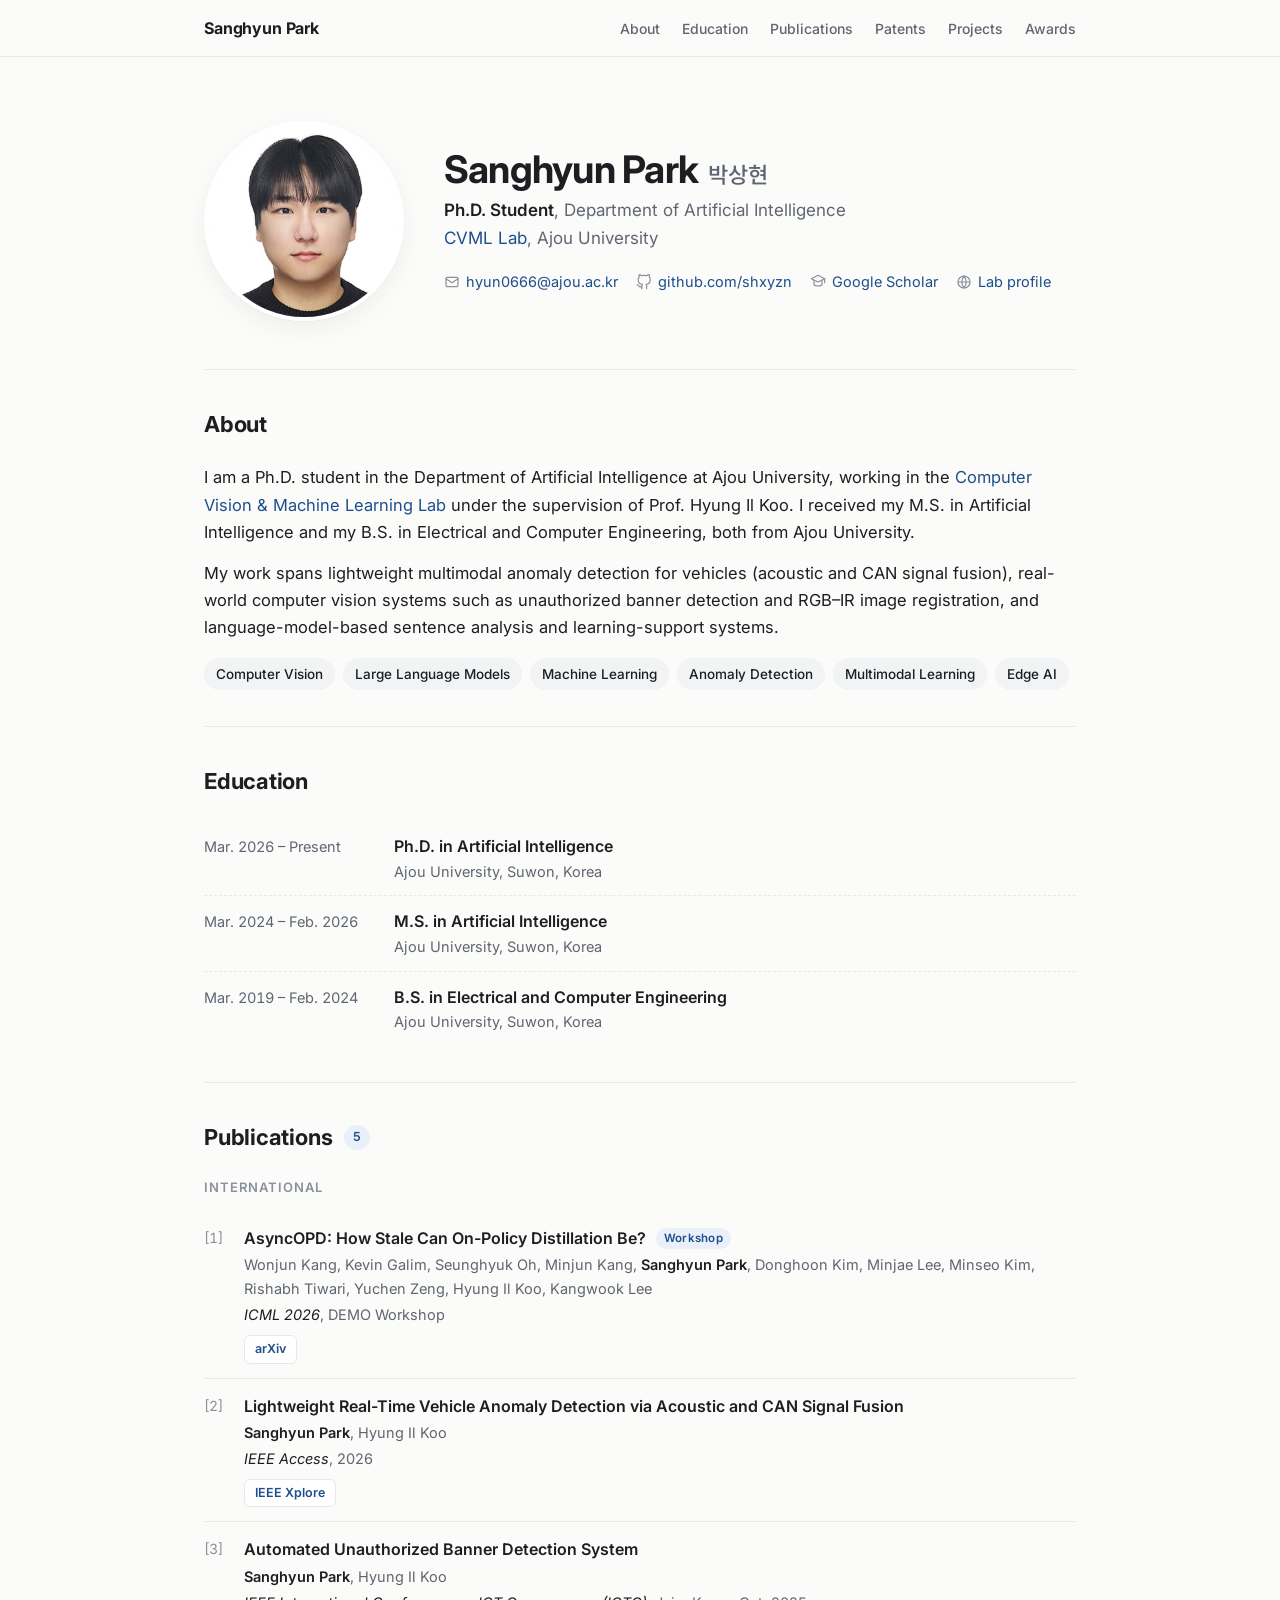
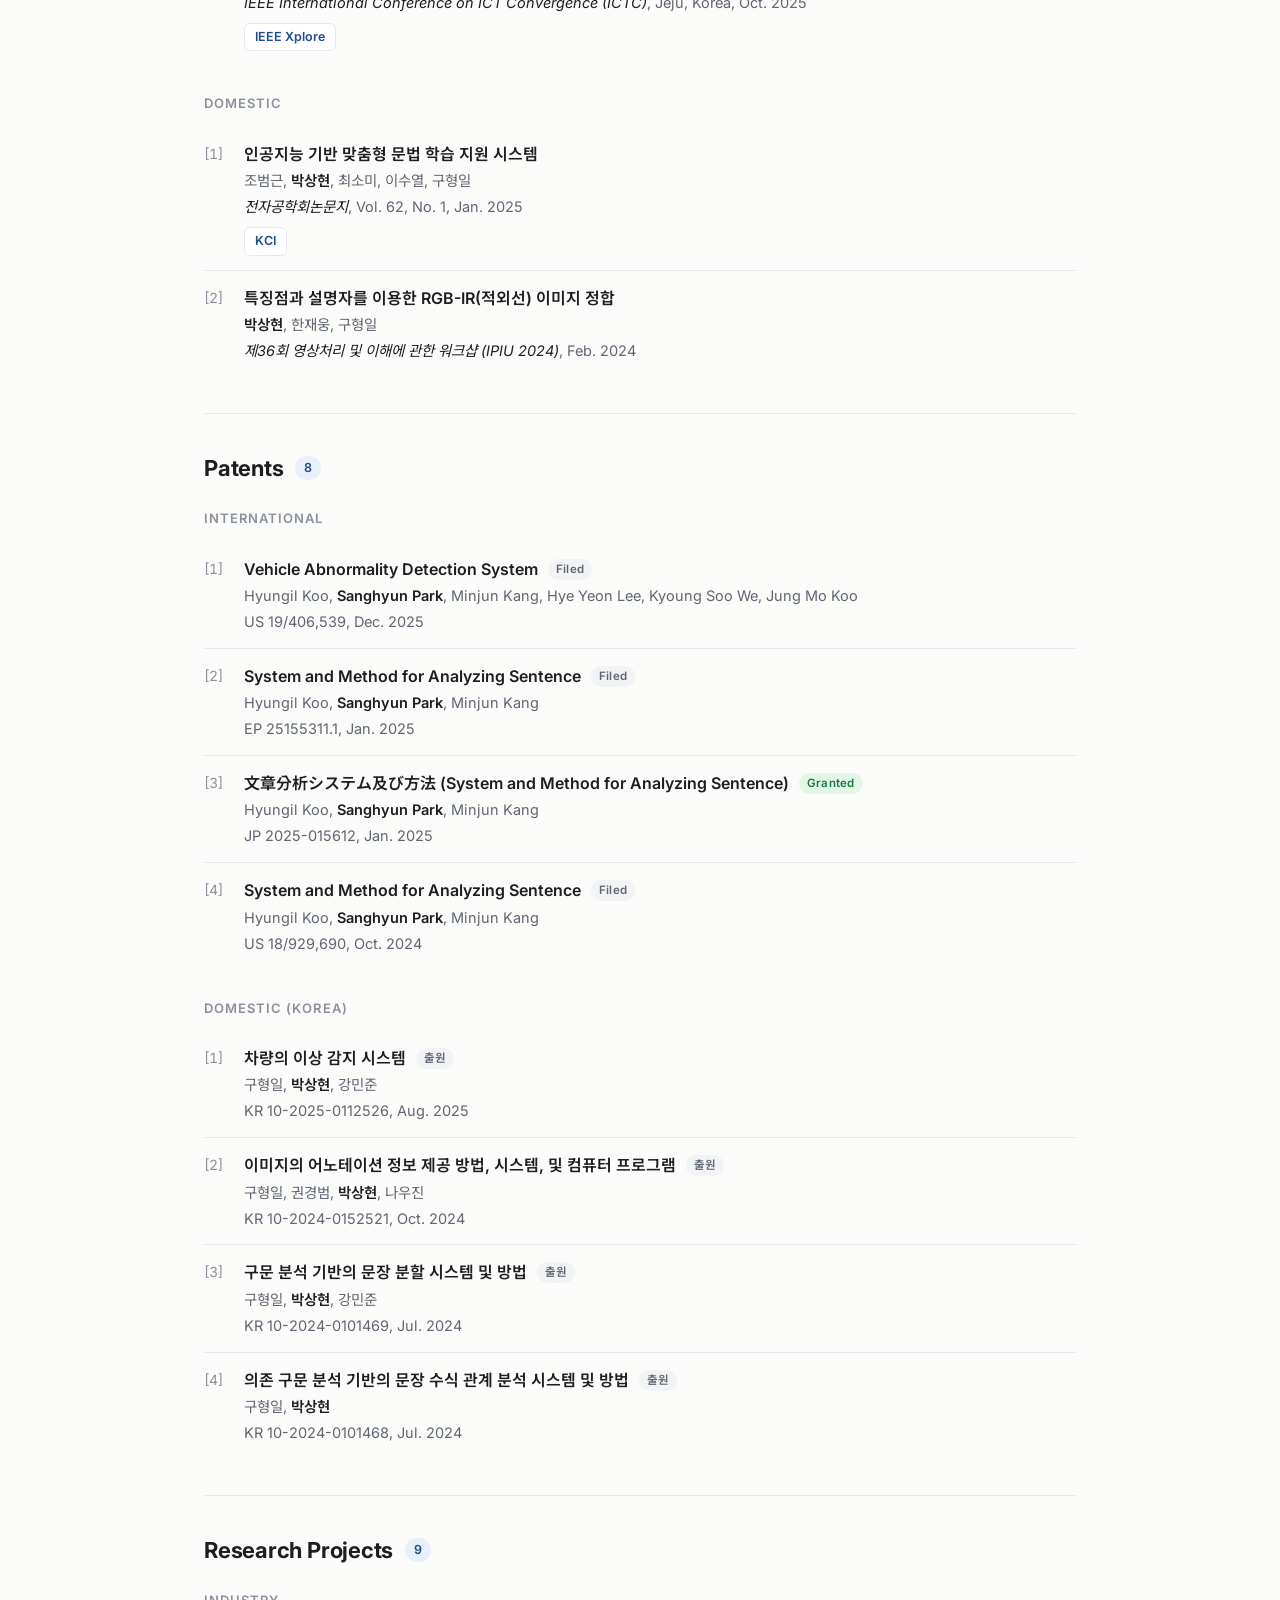
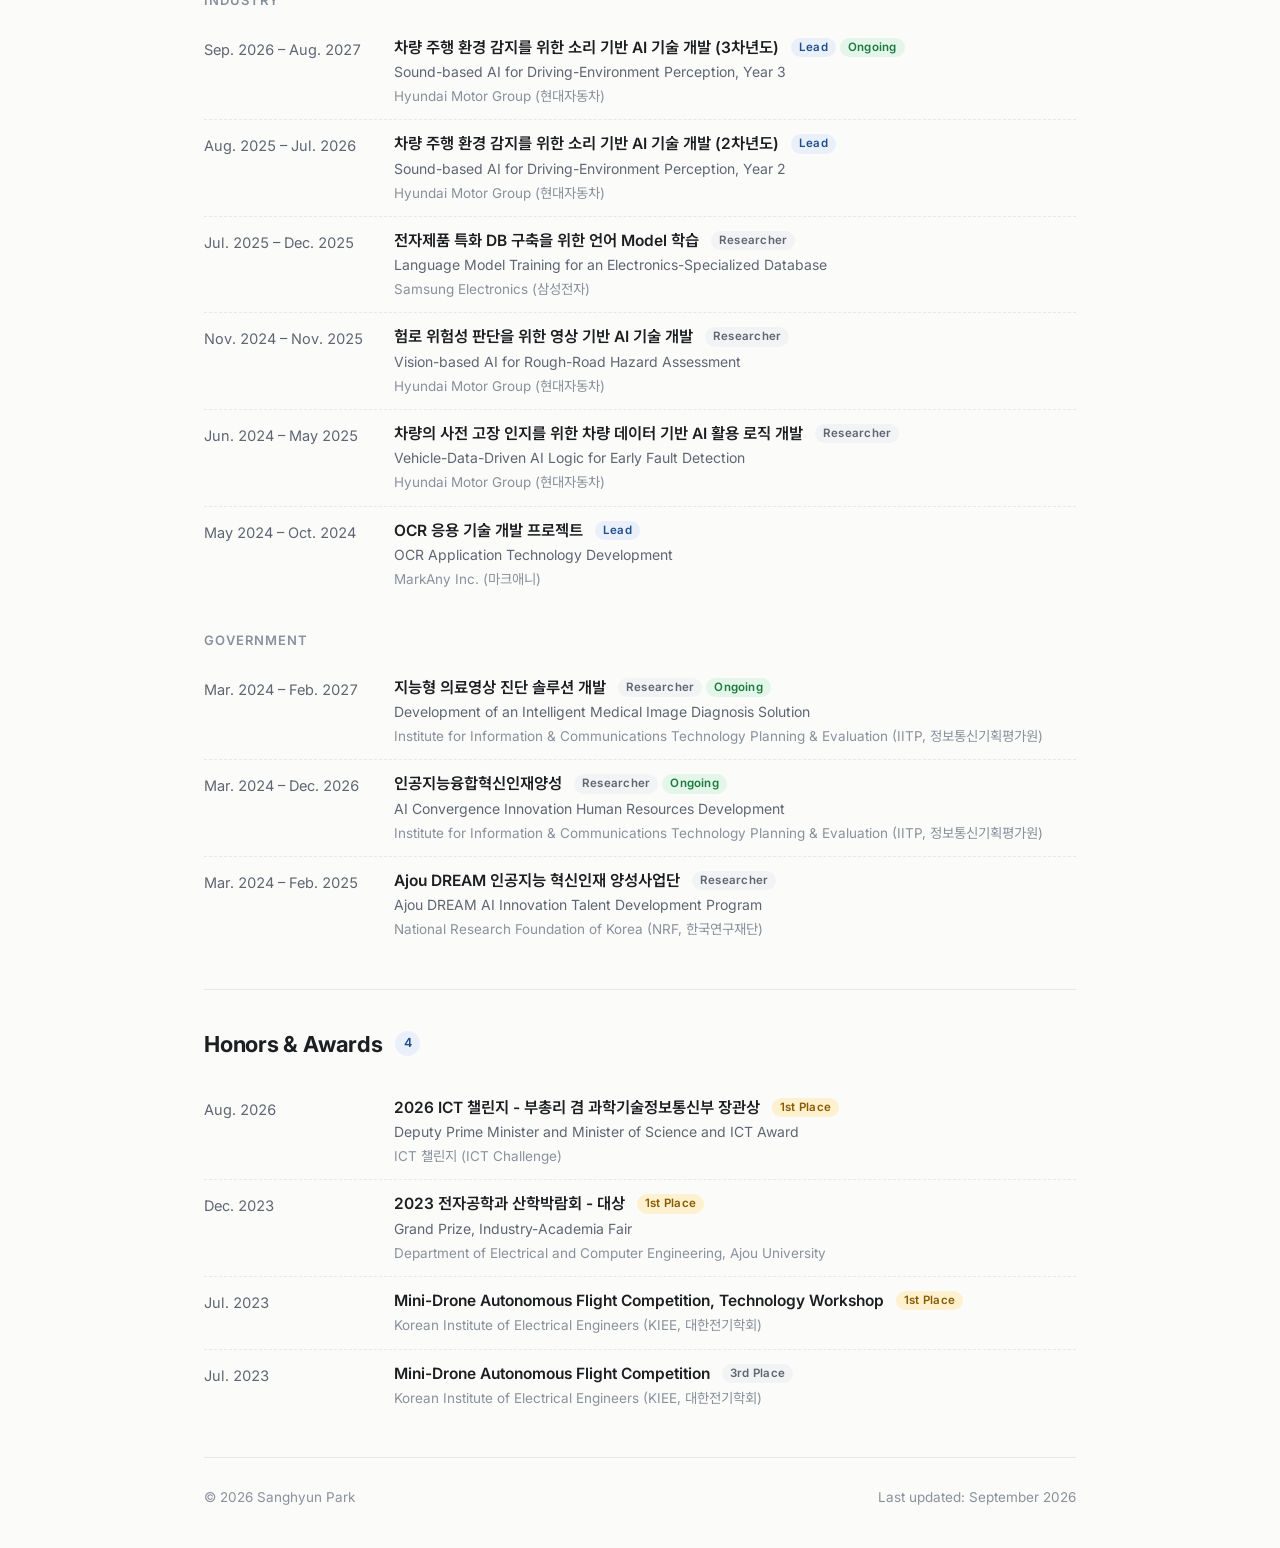
<file: index.html>
<!DOCTYPE html>
<html lang="en">
<head>
  <meta charset="UTF-8" />
  <meta name="viewport" content="width=device-width, initial-scale=1.0" />
  <title>Sanghyun Park | Ajou University CVML Lab</title>
  <meta name="description" content="Sanghyun Park (박상현) — Ph.D. student in Artificial Intelligence at Ajou University, CVML Lab. Computer vision, large language models, and machine learning." />
  <meta property="og:title" content="Sanghyun Park" />
  <meta property="og:description" content="Ph.D. student in Artificial Intelligence, Ajou University CVML Lab." />
  <meta property="og:image" content="https://shxyzn.github.io/assets/profile.jpg" />
  <link rel="icon" href="data:image/svg+xml,<svg xmlns='http://www.w3.org/2000/svg' viewBox='0 0 100 100'><rect width='100' height='100' rx='20' fill='%231f4e8c'/><text x='50' y='68' font-size='52' font-family='Arial' font-weight='700' text-anchor='middle' fill='white'>SP</text></svg>" />

  <link rel="preconnect" href="https://fonts.googleapis.com" />
  <link rel="preconnect" href="https://fonts.gstatic.com" crossorigin />
  <link href="https://fonts.googleapis.com/css2?family=Inter:wght@400;500;600;700&family=Noto+Sans+KR:wght@400;500;700&display=swap" rel="stylesheet" />

  <style>
    :root {
      --bg: #fbfbfa;
      --surface: #ffffff;
      --text: #1c1e21;
      --muted: #5f6672;
      --faint: #8a919c;
      --line: #e6e8eb;
      --accent: #1f4e8c;
      --accent-soft: #e9f0fa;
      --tag-bg: #f1f3f5;
      --shadow: 0 1px 2px rgba(0,0,0,.04), 0 8px 24px rgba(0,0,0,.05);
    }
    @media (prefers-color-scheme: dark) {
      :root {
        --bg: #111417;
        --surface: #181c21;
        --text: #e8eaed;
        --muted: #a5adb8;
        --faint: #7b8490;
        --line: #272d35;
        --accent: #7fb0f0;
        --accent-soft: #1b2a40;
        --tag-bg: #222830;
        --shadow: 0 1px 2px rgba(0,0,0,.4), 0 8px 24px rgba(0,0,0,.35);
      }
    }

    * { box-sizing: border-box; }
    html { scroll-behavior: smooth; }
    body {
      margin: 0;
      background: var(--bg);
      color: var(--text);
      font-family: "Inter", "Noto Sans KR", -apple-system, BlinkMacSystemFont, "Segoe UI", Roboto, "Apple SD Gothic Neo", "Malgun Gothic", sans-serif;
      font-size: 16px;
      line-height: 1.65;
      -webkit-font-smoothing: antialiased;
    }
    a { color: var(--accent); text-decoration: none; }
    a:hover { text-decoration: underline; }

    .wrap { max-width: 920px; margin: 0 auto; padding: 0 24px; }

    /* ---------- Nav ---------- */
    nav {
      position: sticky; top: 0; z-index: 10;
      background: color-mix(in srgb, var(--bg) 85%, transparent);
      backdrop-filter: blur(10px);
      -webkit-backdrop-filter: blur(10px);
      border-bottom: 1px solid var(--line);
    }
    nav .wrap {
      display: flex; align-items: center; justify-content: space-between;
      height: 56px;
    }
    nav .brand { font-weight: 700; color: var(--text); letter-spacing: -0.01em; }
    nav ul {
      list-style: none; display: flex; gap: 22px; margin: 0; padding: 0;
      overflow-x: auto; scrollbar-width: none; -webkit-overflow-scrolling: touch;
    }
    nav ul::-webkit-scrollbar { display: none; }
    nav ul li { flex: none; }
    nav ul a { color: var(--muted); font-size: 14px; font-weight: 500; }
    nav ul a:hover { color: var(--accent); text-decoration: none; }
    @media (max-width: 600px) {
      nav ul { gap: 16px; }
      nav ul a { font-size: 13px; }
      nav .brand { display: none; }
    }

    /* ---------- Hero ---------- */
    .hero {
      display: grid;
      grid-template-columns: 200px 1fr;
      gap: 40px;
      align-items: center;
      padding: 64px 0 48px;
    }
    .hero img {
      width: 200px; height: 200px;
      object-fit: cover; object-position: top;
      border-radius: 50%;
      border: 4px solid var(--surface);
      box-shadow: var(--shadow);
    }
    .hero h1 {
      margin: 0 0 4px;
      font-size: 38px;
      font-weight: 700;
      letter-spacing: -0.02em;
      line-height: 1.15;
    }
    .hero h1 .ko {
      font-family: "Noto Sans KR", sans-serif;
      font-weight: 500;
      font-size: 22px;
      color: var(--muted);
      margin-left: 10px;
      letter-spacing: 0;
    }
    .hero .role { margin: 0; font-size: 17px; color: var(--muted); }
    .hero .role strong { color: var(--text); font-weight: 600; }
    .contacts {
      display: flex; flex-wrap: wrap; gap: 10px 18px;
      margin: 18px 0 0; padding: 0; list-style: none;
      font-size: 14.5px;
    }
    .contacts li { display: flex; align-items: center; gap: 6px; }
    .contacts svg { width: 16px; height: 16px; fill: none; stroke: currentColor; stroke-width: 1.8; stroke-linecap: round; stroke-linejoin: round; color: var(--faint); }
    @media (max-width: 640px) {
      .hero { grid-template-columns: 1fr; gap: 24px; text-align: center; padding: 48px 0 32px; }
      .hero img { margin: 0 auto; width: 160px; height: 160px; }
      .hero h1 { font-size: 30px; }
      .hero h1 .ko { display: block; margin: 4px 0 0; font-size: 18px; }
      .contacts { justify-content: center; }
    }

    /* ---------- Sections ---------- */
    section { padding: 36px 0; border-top: 1px solid var(--line); }
    h2 {
      margin: 0 0 22px;
      font-size: 22px;
      font-weight: 700;
      letter-spacing: -0.01em;
      display: flex; align-items: center; gap: 12px;
    }
    h2 .count {
      font-size: 12.5px; font-weight: 600;
      color: var(--accent); background: var(--accent-soft);
      padding: 2px 9px; border-radius: 999px;
    }
    h3.sub {
      margin: 28px 0 12px;
      font-size: 13px; font-weight: 600;
      text-transform: uppercase; letter-spacing: .08em;
      color: var(--faint);
    }
    h3.sub:first-of-type { margin-top: 0; }

    .about p { margin: 0 0 14px; font-size: 16.5px; }
    .about p:last-child { margin-bottom: 0; }

    .tags { display: flex; flex-wrap: wrap; gap: 8px; margin: 16px 0 0; padding: 0; list-style: none; }
    .tags li {
      font-size: 13.5px; font-weight: 500;
      background: var(--tag-bg); color: var(--text);
      padding: 5px 12px; border-radius: 999px;
    }

    /* Education timeline */
    .timeline { list-style: none; margin: 0; padding: 0; }
    .timeline li {
      display: grid; grid-template-columns: 170px 1fr; gap: 20px;
      padding: 12px 0;
      border-bottom: 1px dashed var(--line);
    }
    .timeline li:last-child { border-bottom: none; }
    .timeline .when { color: var(--muted); font-size: 14.5px; font-variant-numeric: tabular-nums; padding-top: 2px; }
    .timeline .what { font-weight: 600; }
    .timeline .where { color: var(--muted); font-size: 14.5px; }
    @media (max-width: 640px) {
      .timeline li { grid-template-columns: 1fr; gap: 2px; }
    }

    /* Publication / patent lists */
    ol.pubs { list-style: none; margin: 0; padding: 0; counter-reset: pub; }
    ol.pubs li {
      position: relative;
      padding: 14px 0 14px 40px;
      border-bottom: 1px solid var(--line);
    }
    ol.pubs li:last-child { border-bottom: none; }
    ol.pubs li::before {
      counter-increment: pub;
      content: "[" counter(pub) "]";
      position: absolute; left: 0; top: 15px;
      color: var(--faint); font-size: 14px; font-variant-numeric: tabular-nums;
    }
    .pub-title { font-weight: 600; font-size: 16px; }
    .pub-title a { color: var(--text); }
    .pub-title a:hover { color: var(--accent); text-decoration: none; }
    .authors { color: var(--muted); font-size: 14.5px; margin-top: 2px; }
    .authors .me { color: var(--text); font-weight: 600; }
    .venue { font-size: 14.5px; margin-top: 2px; color: var(--muted); }
    .venue em { font-style: italic; color: var(--text); }
    .links { margin-top: 8px; display: flex; flex-wrap: wrap; gap: 8px; }
    .links a {
      font-size: 12.5px; font-weight: 600;
      padding: 3px 10px; border-radius: 6px;
      border: 1px solid var(--line);
      color: var(--accent); background: var(--surface);
    }
    .links a:hover { background: var(--accent-soft); border-color: transparent; text-decoration: none; }
    .badge {
      display: inline-block; font-size: 11.5px; font-weight: 600;
      padding: 1px 8px; border-radius: 999px; margin-left: 6px;
      vertical-align: 2px; letter-spacing: .02em;
    }
    .badge.grant { background: #e3f6e9; color: #1d7a3e; }
    .badge.filed { background: var(--tag-bg); color: var(--muted); }
    .badge.workshop { background: var(--accent-soft); color: var(--accent); }
    @media (prefers-color-scheme: dark) {
      .badge.grant { background: #16351f; color: #7fd69a; }
    }

    /* Research projects & awards */
    .timeline.detail .what { font-size: 15.5px; line-height: 1.5; }
    .timeline.detail .en { color: var(--muted); font-size: 14px; margin-top: 1px; }
    .timeline.detail .where { color: var(--faint); font-size: 13.5px; margin-top: 2px; }
    .timeline.detail .badge { margin-left: 8px; }
    .timeline.detail .badge + .badge { margin-left: 4px; }
    .badge.lead { background: var(--accent-soft); color: var(--accent); }
    .badge.member { background: var(--tag-bg); color: var(--muted); }
    .badge.ongoing { background: #e3f6e9; color: #1d7a3e; }
    .badge.gold { background: #fdf1cf; color: #8a5a00; }
    @media (prefers-color-scheme: dark) {
      .badge.ongoing { background: #16351f; color: #7fd69a; }
      .badge.gold { background: #3a2e10; color: #f0c860; }
    }

    footer {
      border-top: 1px solid var(--line);
      padding: 28px 0 40px;
      color: var(--faint);
      font-size: 13.5px;
      display: flex; justify-content: space-between; flex-wrap: wrap; gap: 8px;
    }
  </style>
</head>

<body>
  <nav>
    <div class="wrap">
      <a class="brand" href="#top">Sanghyun Park</a>
      <ul>
        <li><a href="#about">About</a></li>
        <li><a href="#education">Education</a></li>
        <li><a href="#publications">Publications</a></li>
        <li><a href="#patents">Patents</a></li>
        <li><a href="#projects">Projects</a></li>
        <li><a href="#awards">Awards</a></li>
      </ul>
    </div>
  </nav>

  <div class="wrap" id="top">
    <header class="hero">
      <img src="assets/profile.jpg" alt="Portrait of Sanghyun Park" />
      <div>
        <h1>Sanghyun Park<span class="ko">박상현</span></h1>
        <p class="role"><strong>Ph.D. Student</strong>, Department of Artificial Intelligence</p>
        <p class="role"><a href="https://sites.google.com/view/ajoucvml" target="_blank" rel="noopener">CVML Lab</a>, Ajou University</p>
        <ul class="contacts">
          <li>
            <svg viewBox="0 0 24 24"><rect x="3" y="5" width="18" height="14" rx="2"/><path d="M3 7l9 6 9-6"/></svg>
            <a href="mailto:hyun0666@ajou.ac.kr">hyun0666@ajou.ac.kr</a>
          </li>
          <li>
            <svg viewBox="0 0 24 24"><path d="M9 19c-5 1.5-5-2.5-7-3m14 6v-3.9a3.4 3.4 0 0 0-1-2.6c3.1-.3 6.4-1.5 6.4-7A5.4 5.4 0 0 0 20 4.8 5 5 0 0 0 19.9 1s-1.2-.4-4 1.5a13.4 13.4 0 0 0-7 0C6.1.6 4.9 1 4.9 1A5 5 0 0 0 4.8 4.8a5.4 5.4 0 0 0-1.5 3.8c0 5.5 3.3 6.7 6.4 7a3.4 3.4 0 0 0-1 2.6V22"/></svg>
            <a href="https://github.com/shxyzn" target="_blank" rel="noopener">github.com/shxyzn</a>
          </li>
          <li>
            <svg viewBox="0 0 24 24"><path d="M12 2L2 7l10 5 10-5-10-5z"/><path d="M6 9.5V15c0 1.7 2.7 3 6 3s6-1.3 6-3V9.5"/><path d="M22 7v6"/></svg>
            <a href="https://scholar.google.com/citations?user=aDhcWs4AAAAJ" target="_blank" rel="noopener">Google Scholar</a>
          </li>
          <li>
            <svg viewBox="0 0 24 24"><circle cx="12" cy="12" r="9"/><path d="M3 12h18"/><path d="M12 3a14 14 0 0 1 0 18a14 14 0 0 1 0-18z"/></svg>
            <a href="https://sites.google.com/view/ajoucvml/members/sanghyun-park" target="_blank" rel="noopener">Lab profile</a>
          </li>
        </ul>
      </div>
    </header>

    <main>
      <section id="about" class="about">
        <h2>About</h2>
        <p>
          I am a Ph.D. student in the Department of Artificial Intelligence at Ajou University,
          working in the <a href="https://sites.google.com/view/ajoucvml" target="_blank" rel="noopener">Computer Vision &amp; Machine Learning Lab</a>
          under the supervision of Prof. Hyung Il Koo. I received my M.S. in Artificial Intelligence
          and my B.S. in Electrical and Computer Engineering, both from Ajou University.
        </p>
        <p>
          My work spans lightweight multimodal anomaly detection for vehicles (acoustic and CAN signal fusion),
          real-world computer vision systems such as unauthorized banner detection and RGB–IR image registration,
          and language-model-based sentence analysis and learning-support systems.
        </p>
        <ul class="tags" aria-label="Research interests">
          <li>Computer Vision</li>
          <li>Large Language Models</li>
          <li>Machine Learning</li>
          <li>Anomaly Detection</li>
          <li>Multimodal Learning</li>
          <li>Edge AI</li>
        </ul>
      </section>

      <section id="education">
        <h2>Education</h2>
        <ul class="timeline">
          <li>
            <div class="when">Mar. 2026 – Present</div>
            <div>
              <div class="what">Ph.D. in Artificial Intelligence</div>
              <div class="where">Ajou University, Suwon, Korea</div>
            </div>
          </li>
          <li>
            <div class="when">Mar. 2024 – Feb. 2026</div>
            <div>
              <div class="what">M.S. in Artificial Intelligence</div>
              <div class="where">Ajou University, Suwon, Korea</div>
            </div>
          </li>
          <li>
            <div class="when">Mar. 2019 – Feb. 2024</div>
            <div>
              <div class="what">B.S. in Electrical and Computer Engineering</div>
              <div class="where">Ajou University, Suwon, Korea</div>
            </div>
          </li>
        </ul>
      </section>

      <section id="publications">
        <h2>Publications <span class="count">5</span></h2>

        <h3 class="sub">International</h3>
        <ol class="pubs">
          <li>
            <div class="pub-title">
              <a href="https://arxiv.org/pdf/2606.24143" target="_blank" rel="noopener">AsyncOPD: How Stale Can On-Policy Distillation Be?</a>
              <span class="badge workshop">Workshop</span>
            </div>
            <div class="authors">Wonjun Kang, Kevin Galim, Seunghyuk Oh, Minjun Kang, <span class="me">Sanghyun Park</span>, Donghoon Kim, Minjae Lee, Minseo Kim, Rishabh Tiwari, Yuchen Zeng, Hyung Il Koo, Kangwook Lee</div>
            <div class="venue"><em>ICML 2026</em>, DEMO Workshop</div>
            <div class="links">
              <a href="https://arxiv.org/pdf/2606.24143" target="_blank" rel="noopener">arXiv</a>
            </div>
          </li>
          <li>
            <div class="pub-title">
              <a href="https://ieeexplore.ieee.org/document/11513388/" target="_blank" rel="noopener">Lightweight Real-Time Vehicle Anomaly Detection via Acoustic and CAN Signal Fusion</a>
            </div>
            <div class="authors"><span class="me">Sanghyun Park</span>, Hyung Il Koo</div>
            <div class="venue"><em>IEEE Access</em>, 2026</div>
            <div class="links">
              <a href="https://ieeexplore.ieee.org/document/11513388/" target="_blank" rel="noopener">IEEE Xplore</a>
            </div>
          </li>
          <li>
            <div class="pub-title">
              <a href="https://ieeexplore.ieee.org/document/11387891" target="_blank" rel="noopener">Automated Unauthorized Banner Detection System</a>
            </div>
            <div class="authors"><span class="me">Sanghyun Park</span>, Hyung Il Koo</div>
            <div class="venue"><em>IEEE International Conference on ICT Convergence (ICTC)</em>, Jeju, Korea, Oct. 2025</div>
            <div class="links">
              <a href="https://ieeexplore.ieee.org/document/11387891" target="_blank" rel="noopener">IEEE Xplore</a>
            </div>
          </li>
        </ol>

        <h3 class="sub">Domestic</h3>
        <ol class="pubs">
          <li>
            <div class="pub-title">
              <a href="https://www.kci.go.kr/kciportal/ci/sereArticleSearch/ciSereArtiView.kci?sereArticleSearchBean.artiId=ART003169586" target="_blank" rel="noopener">인공지능 기반 맞춤형 문법 학습 지원 시스템</a>
            </div>
            <div class="authors">조범근, <span class="me">박상현</span>, 최소미, 이수열, 구형일</div>
            <div class="venue"><em>전자공학회논문지</em>, Vol. 62, No. 1, Jan. 2025</div>
            <div class="links">
              <a href="https://www.kci.go.kr/kciportal/ci/sereArticleSearch/ciSereArtiView.kci?sereArticleSearchBean.artiId=ART003169586" target="_blank" rel="noopener">KCI</a>
            </div>
          </li>
          <li>
            <div class="pub-title">특징점과 설명자를 이용한 RGB-IR(적외선) 이미지 정합</div>
            <div class="authors"><span class="me">박상현</span>, 한재웅, 구형일</div>
            <div class="venue"><em>제36회 영상처리 및 이해에 관한 워크샵 (IPIU 2024)</em>, Feb. 2024</div>
          </li>
        </ol>
      </section>

      <section id="patents">
        <h2>Patents <span class="count">8</span></h2>

        <h3 class="sub">International</h3>
        <ol class="pubs">
          <li>
            <div class="pub-title">Vehicle Abnormality Detection System <span class="badge filed">Filed</span></div>
            <div class="authors">Hyungil Koo, <span class="me">Sanghyun Park</span>, Minjun Kang, Hye Yeon Lee, Kyoung Soo We, Jung Mo Koo</div>
            <div class="venue">US 19/406,539, Dec. 2025</div>
          </li>
          <li>
            <div class="pub-title">System and Method for Analyzing Sentence <span class="badge filed">Filed</span></div>
            <div class="authors">Hyungil Koo, <span class="me">Sanghyun Park</span>, Minjun Kang</div>
            <div class="venue">EP 25155311.1, Jan. 2025</div>
          </li>
          <li>
            <div class="pub-title">文章分析システム及び方法 (System and Method for Analyzing Sentence) <span class="badge grant">Granted</span></div>
            <div class="authors">Hyungil Koo, <span class="me">Sanghyun Park</span>, Minjun Kang</div>
            <div class="venue">JP 2025-015612, Jan. 2025</div>
          </li>
          <li>
            <div class="pub-title">System and Method for Analyzing Sentence <span class="badge filed">Filed</span></div>
            <div class="authors">Hyungil Koo, <span class="me">Sanghyun Park</span>, Minjun Kang</div>
            <div class="venue">US 18/929,690, Oct. 2024</div>
          </li>
        </ol>

        <h3 class="sub">Domestic (Korea)</h3>
        <ol class="pubs">
          <li>
            <div class="pub-title">차량의 이상 감지 시스템 <span class="badge filed">출원</span></div>
            <div class="authors">구형일, <span class="me">박상현</span>, 강민준</div>
            <div class="venue">KR 10-2025-0112526, Aug. 2025</div>
          </li>
          <li>
            <div class="pub-title">이미지의 어노테이션 정보 제공 방법, 시스템, 및 컴퓨터 프로그램 <span class="badge filed">출원</span></div>
            <div class="authors">구형일, 권경범, <span class="me">박상현</span>, 나우진</div>
            <div class="venue">KR 10-2024-0152521, Oct. 2024</div>
          </li>
          <li>
            <div class="pub-title">구문 분석 기반의 문장 분할 시스템 및 방법 <span class="badge filed">출원</span></div>
            <div class="authors">구형일, <span class="me">박상현</span>, 강민준</div>
            <div class="venue">KR 10-2024-0101469, Jul. 2024</div>
          </li>
          <li>
            <div class="pub-title">의존 구문 분석 기반의 문장 수식 관계 분석 시스템 및 방법 <span class="badge filed">출원</span></div>
            <div class="authors">구형일, <span class="me">박상현</span></div>
            <div class="venue">KR 10-2024-0101468, Jul. 2024</div>
          </li>
        </ol>
      </section>

      <section id="projects">
        <h2>Research Projects <span class="count">9</span></h2>

        <h3 class="sub">Industry</h3>
        <ul class="timeline detail">
          <li>
            <div class="when">Sep. 2026 – Aug. 2027</div>
            <div>
              <div class="what">차량 주행 환경 감지를 위한 소리 기반 AI 기술 개발 (3차년도) <span class="badge lead">Lead</span><span class="badge ongoing">Ongoing</span></div>
              <div class="en">Sound-based AI for Driving-Environment Perception, Year 3</div>
              <div class="where">Hyundai Motor Group (현대자동차)</div>
            </div>
          </li>
          <li>
            <div class="when">Aug. 2025 – Jul. 2026</div>
            <div>
              <div class="what">차량 주행 환경 감지를 위한 소리 기반 AI 기술 개발 (2차년도) <span class="badge lead">Lead</span></div>
              <div class="en">Sound-based AI for Driving-Environment Perception, Year 2</div>
              <div class="where">Hyundai Motor Group (현대자동차)</div>
            </div>
          </li>
          <li>
            <div class="when">Jul. 2025 – Dec. 2025</div>
            <div>
              <div class="what">전자제품 특화 DB 구축을 위한 언어 Model 학습 <span class="badge member">Researcher</span></div>
              <div class="en">Language Model Training for an Electronics-Specialized Database</div>
              <div class="where">Samsung Electronics (삼성전자)</div>
            </div>
          </li>
          <li>
            <div class="when">Nov. 2024 – Nov. 2025</div>
            <div>
              <div class="what">험로 위험성 판단을 위한 영상 기반 AI 기술 개발 <span class="badge member">Researcher</span></div>
              <div class="en">Vision-based AI for Rough-Road Hazard Assessment</div>
              <div class="where">Hyundai Motor Group (현대자동차)</div>
            </div>
          </li>
          <li>
            <div class="when">Jun. 2024 – May 2025</div>
            <div>
              <div class="what">차량의 사전 고장 인지를 위한 차량 데이터 기반 AI 활용 로직 개발 <span class="badge member">Researcher</span></div>
              <div class="en">Vehicle-Data-Driven AI Logic for Early Fault Detection</div>
              <div class="where">Hyundai Motor Group (현대자동차)</div>
            </div>
          </li>
          <li>
            <div class="when">May 2024 – Oct. 2024</div>
            <div>
              <div class="what">OCR 응용 기술 개발 프로젝트 <span class="badge lead">Lead</span></div>
              <div class="en">OCR Application Technology Development</div>
              <div class="where">MarkAny Inc. (마크애니)</div>
            </div>
          </li>
        </ul>

        <h3 class="sub">Government</h3>
        <ul class="timeline detail">
          <li>
            <div class="when">Mar. 2024 – Feb. 2027</div>
            <div>
              <div class="what">지능형 의료영상 진단 솔루션 개발 <span class="badge member">Researcher</span><span class="badge ongoing">Ongoing</span></div>
              <div class="en">Development of an Intelligent Medical Image Diagnosis Solution</div>
              <div class="where">Institute for Information &amp; Communications Technology Planning &amp; Evaluation (IITP, 정보통신기획평가원)</div>
            </div>
          </li>
          <li>
            <div class="when">Mar. 2024 – Dec. 2026</div>
            <div>
              <div class="what">인공지능융합혁신인재양성 <span class="badge member">Researcher</span><span class="badge ongoing">Ongoing</span></div>
              <div class="en">AI Convergence Innovation Human Resources Development</div>
              <div class="where">Institute for Information &amp; Communications Technology Planning &amp; Evaluation (IITP, 정보통신기획평가원)</div>
            </div>
          </li>
          <li>
            <div class="when">Mar. 2024 – Feb. 2025</div>
            <div>
              <div class="what">Ajou DREAM 인공지능 혁신인재 양성사업단 <span class="badge member">Researcher</span></div>
              <div class="en">Ajou DREAM AI Innovation Talent Development Program</div>
              <div class="where">National Research Foundation of Korea (NRF, 한국연구재단)</div>
            </div>
          </li>
        </ul>
      </section>

      <section id="awards">
        <h2>Honors &amp; Awards <span class="count">4</span></h2>
        <ul class="timeline detail">
          <li>
            <div class="when">Aug. 2026</div>
            <div>
              <div class="what">2026 ICT 챌린지 - 부총리 겸 과학기술정보통신부 장관상 <span class="badge gold">1st Place</span></div>
              <div class="en">Deputy Prime Minister and Minister of Science and ICT Award</div>
              <div class="where">ICT 챌린지 (ICT Challenge)</div>
            </div>
          </li>
          <li>
            <div class="when">Dec. 2023</div>
            <div>
              <div class="what">2023 전자공학과 산학박람회 - 대상 <span class="badge gold">1st Place</span></div>
              <div class="en">Grand Prize, Industry-Academia Fair</div>
              <div class="where">Department of Electrical and Computer Engineering, Ajou University</div>
            </div>
          </li>
          <li>
            <div class="when">Jul. 2023</div>
            <div>
              <div class="what">Mini-Drone Autonomous Flight Competition, Technology Workshop <span class="badge gold">1st Place</span></div>
              <div class="where">Korean Institute of Electrical Engineers (KIEE, 대한전기학회)</div>
            </div>
          </li>
          <li>
            <div class="when">Jul. 2023</div>
            <div>
              <div class="what">Mini-Drone Autonomous Flight Competition <span class="badge member">3rd Place</span></div>
              <div class="where">Korean Institute of Electrical Engineers (KIEE, 대한전기학회)</div>
            </div>
          </li>
        </ul>
      </section>
    </main>

    <footer>
      <span>© 2026 Sanghyun Park</span>
      <span>Last updated: September 2026</span>
    </footer>
  </div>
</body>
</html>
</file>
